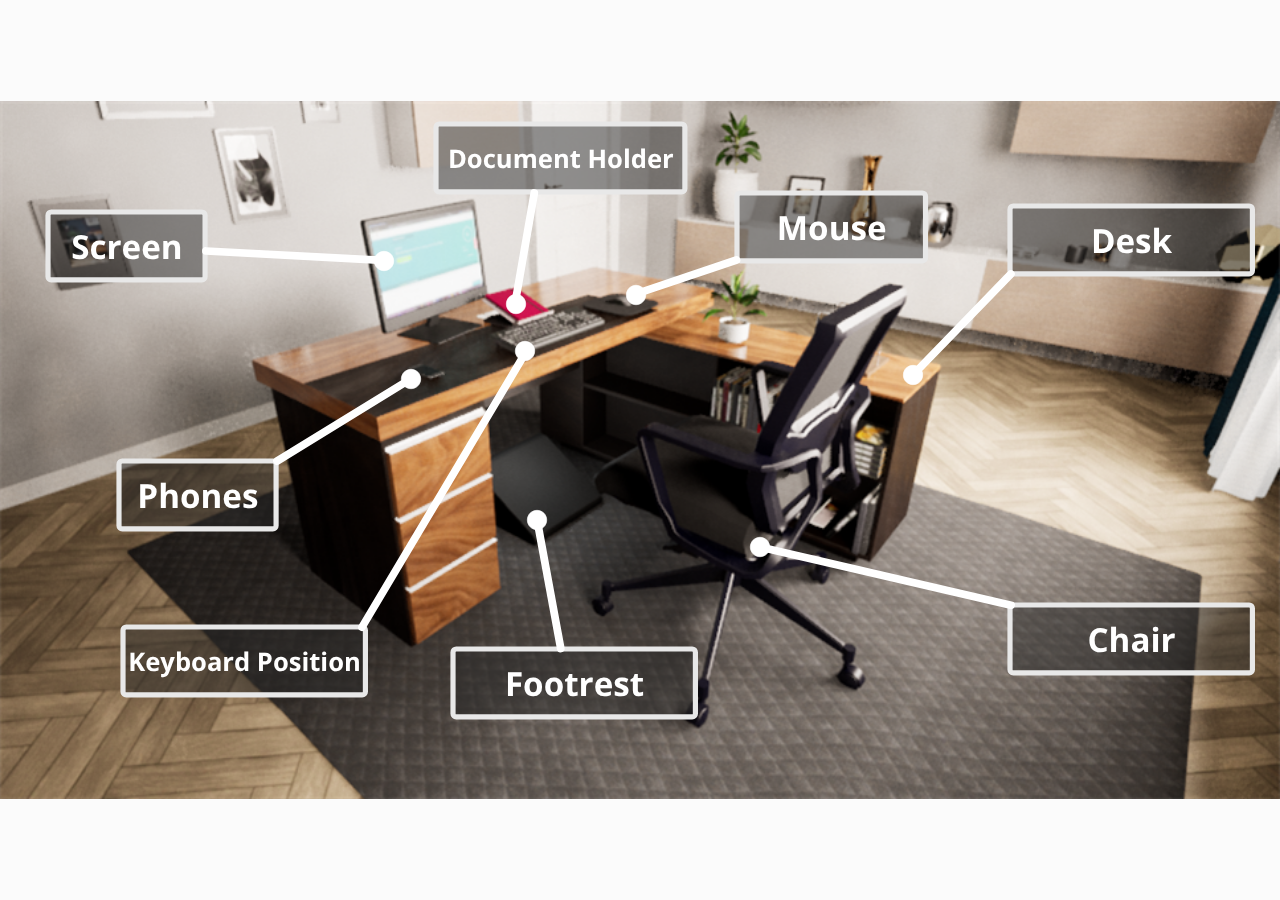
<file: index.html>
<!DOCTYPE html>
<html lang="en-US">
<head>
  <meta charset="utf-8">
  <!-- Created using Storyline 360 - http://www.articulate.com  -->
  <!-- version: 3.45.23393.0 -->
  <title>Ergonomics_UpdatedButtons</title>
  <meta http-equiv="x-ua-compatible" content="IE=edge" />
  <meta name="viewport" content="width=device-width, initial-scale=1.0, user-scalable=no, shrink-to-fit=no, minimal-ui" />
  <meta name="apple-mobile-web-app-capable" content="yes" />
  <style>
    html, body { height: 100%; padding: 0; margin: 0 }
    #app { height: 100%; width: 100%; }
  </style>
  
  <script>window.THREE = { };</script>
</head>
<body style="background: #FBFBFB" class="cs-HTML theme-unified">
  <!-- 360 -->
  <script>!function(e){function n(e,i){return e.test(i)}function i(e){var i=e||navigator.userAgent,o=i.split("[FBAN");if(void 0!==o[1]&&(i=o[0]),this.apple={phone:n(t,i),ipod:n(d,i),tablet:!n(t,i)&&n(s,i),device:n(t,i)||n(d,i)||n(s,i)},this.amazon={phone:n(h,i),tablet:!n(h,i)&&n(a,i),device:n(h,i)||n(a,i)},this.android={phone:n(h,i)||n(b,i),tablet:!n(h,i)&&!n(b,i)&&(n(a,i)||n(r,i)),device:n(h,i)||n(a,i)||n(b,i)||n(r,i)},this.windows={phone:n(l,i),tablet:n(p,i),device:n(l,i)||n(p,i)},this.other={blackberry:n(f,i),blackberry10:n(u,i),opera:n(c,i),firefox:n(A,i),chrome:n(w,i),device:n(f,i)||n(u,i)||n(c,i)||n(A,i)||n(w,i)},this.seven_inch=n(v,i),this.any=this.apple.device||this.android.device||this.windows.device||this.other.device||this.seven_inch,this.phone=this.apple.phone||this.android.phone||this.windows.phone,this.tablet=this.apple.tablet||this.android.tablet||this.windows.tablet,"undefined"==typeof window)return this}function o(){var e=new i;return e.Class=i,e}var t=/iPhone/i,d=/iPod/i,s=/iPad/i,b=/(?=.*\bAndroid\b)(?=.*\bMobile\b)/i,r=/Android/i,h=/(?=.*\bAndroid\b)(?=.*\bSD4930UR\b)/i,a=/(?=.*\bAndroid\b)(?=.*\b(?:KFOT|KFTT|KFJWI|KFJWA|KFSOWI|KFTHWI|KFTHWA|KFAPWI|KFAPWA|KFARWI|KFASWI|KFSAWI|KFSAWA)\b)/i,l=/IEMobile/i,p=/(?=.*\bWindows\b)(?=.*\bARM\b)/i,f=/BlackBerry/i,u=/BB10/i,c=/Opera Mini/i,w=/(CriOS|Chrome)(?=.*\bMobile\b)/i,A=/(?=.*\bFirefox\b)(?=.*\bMobile\b)/i,v=new RegExp("(?:Nexus 7|BNTV250|Kindle Fire|Silk|GT-P1000)","i");"undefined"!=typeof module&&module.exports&&"undefined"==typeof window?module.exports=i:"undefined"!=typeof module&&module.exports&&"undefined"!=typeof window?module.exports=o():"function"==typeof define&&define.amd?define("isMobile",[],e.isMobile=o()):e.isMobile=o()}(this);
    window.isMobile.apple.tablet = window.isMobile.apple.tablet ||
      (navigator.platform === 'MacIntel' && navigator.maxTouchPoints > 1);
    window.isMobile.apple.device = window.isMobile.apple.device || window.isMobile.apple.tablet;
    window.isMobile.tablet = window.isMobile.tablet || window.isMobile.apple.tablet;
    window.isMobile.any = window.isMobile.any || window.isMobile.apple.tablet;
  </script>

  <div id="focus-sink" aria-hidden="true" tabIndex="-1"></div>

  <div id="preso"></div>
  <script>
    window.DS = {};
    window.globals = {
      DATA_PATH_BASE: '',
      HAS_FRAME: true,
      HAS_SLIDE: true,

      lmsPresent: false,
      tinCanPresent: false,
      cmi5Present: false,
      aoSupport: false,
      scale: 'noscale',
      captureRc: false,
      browserSize: 'optimal',
      bgColor: '#FBFBFB',
      features: 'MultipleQuizTracking',
      themeName: 'unified',
      preloaderColor: '#8C8C8C',
      suppressAnalytics: false,
      productChannel: 'stable',
      publishSource: 'storyline',
      aid: 'aid|1981f0d1-5d42-408e-9828-21afede5e9bc',
      cid: '1e27e7cb-bc6e-495b-96c3-03cb5de78c3d',
      playerVersion: '3.45.23393.0',
      maxIosVideoElements: 5,

      
      parseParams: function(qs) {
        if (window.globals.parsedParams != null) {
          return window.globals.parsedParams;
        }
        qs = (qs || window.location.search.substr(1)).split('+').join(' ');
        var params = {},
            tokens,
            re = /[?&]?([^=]+)=([^&]*)/g;

        while (tokens = re.exec(qs)) {
          params[decodeURIComponent(tokens[1]).trim()] =
            decodeURIComponent(tokens[2]).trim();
        }
        window.globals.parsedParams = params;
        return params;
      }

    };

    (function() {

      var classTypes = [ 'desktop', 'mobile', 'phone', 'tablet' ];

      var addDeviceClasses = function(prefix, testObj) {
        var curr, i;
        for (i = 0; i < classTypes.length; i++) {
          curr = classTypes[i];
          if (testObj[curr]) {
            document.body.classList.add(prefix + curr);
          }
        }
      };

      var params = window.globals.parseParams(),
          isDevicePreview = params.devicepreview === '1',
          isPhoneOverride = params.deviceType === 'phone' || (isDevicePreview && params.phone == '1'),
          isTabletOverride = (params.deviceType === 'tablet' || isDevicePreview) && !isPhoneOverride,
          isMobileOverride = isPhoneOverride || isTabletOverride;

      var deviceView = {
        desktop: !window.isMobile.any && !isMobileOverride,
        mobile: window.isMobile.any || isMobileOverride,
        phone: isPhoneOverride || (window.isMobile.phone && !isTabletOverride),
        tablet: isTabletOverride || window.isMobile.tablet
      };

      window.globals.deviceView = deviceView;
      window.isMobile.desktop = !window.isMobile.any;
      window.isMobile.mobile = window.isMobile.any;

      addDeviceClasses('view-', deviceView);

    })();
  </script>
  
  <script src='story_content/user.js' type=text/javascript></script>
  <div class="slide-loader"></div>

  <script type="text/javascript">
    var doc = document, loader = doc.body.querySelector('.slide-loader'); [ 1, 2, 3 ].forEach(function(n) { var d = doc.createElement('div'); d.style.backgroundColor = window.globals.preloaderColor; d.classList.add('mobile-loader-dot'); d.classList.add('dot' + n); loader.appendChild(d); });
  </script>

  <div class="mobile-load-title-overlay" style="display: none">
    <div class="mobile-load-title">Ergonomics_UpdatedButtons</div>
  </div>

  <div class="mobile-chrome-warning"></div>

  <script>
    
    if (window.autoSpider && window.vInterfaceObject) {
      document.querySelector('.mobile-load-title-overlay').style.display = 'none';
    }
  </script>

  

  <link rel="stylesheet" href="html5/data/css/output.min.css" data-noprefix />
</body>
<script src="html5/lib/scripts/ds-bootstrap.min.js"></script>
</html>
</file>
<file: html5/data/css/output.min.css>
@font-face {
  font-family: 'Open SansBold CharsBoldDA16A7A0';
  src: url('[data-uri]');
  font-style: normal;
  font-weight: normal;
}
@font-face {
  font-family: 'Arial Charset1_ 5XON6Yq04356618';
  src: url('[data-uri]');
  font-style: normal;
  font-weight: normal;
}
@font-face {
  font-family: 'Open Sans Charset1_ 6W12D325BF9';
  src: url('[data-uri]');
  font-style: normal;
  font-weight: normal;
}
.cs-HTML {
  background: rgba(251, 251, 251, 1);
}
.cs-pxabnsnfns00000000001 .cs-infopanel  {
  box-shadow: 0 1px 0 rgba(0, 0, 0, 0);
  background: rgba(255, 255, 255, 1);
}
.cs-pxabnsnfns00000000001 .cs-infopanel .cs-link {
  color: rgba(125, 125, 125, 1);
}
.cs-pxabnsnfns00000000001 .cs-infopanel .cs-link:hover {
  color: rgba(255, 255, 255, 1);
}
.cs-pxabnsnfns00000000001 .cs-infopanel .cs-name {
  color: rgba(68, 68, 68, 1);
}
.cs-pxabnsnfns00000000001 .cs-infopanel .cs-title {
  color: rgba(153, 153, 153, 1);
}
.cs-pxabnsnfns00000000001 .cs-infopanelpopup  {
  box-shadow: 0 1px 0 rgba(0, 0, 0, 0);
  background: rgba(0, 0, 0, 0);
}
.cs-pxabnsnfns00000000001 .cs-infopanelpopup .cs-link {
  color: rgba(255, 0, 0, 1);
}
.cs-pxabnsnfns00000000001 .cs-infopanelpopup .cs-link:hover {
  color: rgba(255, 255, 255, 1);
}
.cs-pxabnsnfns00000000001 .cs-infopanelpopup .cs-name {
  color: rgba(255, 255, 255, 1);
}
.cs-pxabnsnfns00000000001 .cs-infopanelpopup .cs-bio {
  color: rgba(125, 125, 125, 1);
}
.cs-pxabnsnfns00000000001 .cs-timer  {
  color: rgba(125, 125, 125, 1);
}
.cs-pxabnsnfns00000000001 .cs-duration stop:first-child {
  stop-color: rgba(220, 220, 220, 1);
}
.cs-pxabnsnfns00000000001 .cs-duration stop:last-child {
  stop-color: rgba(220, 220, 220, 1);
}
.cs-pxabnsnfns00000000001 .cs-elapsed stop:first-child {
  stop-color: rgba(254, 227, 71, 1);
}
.cs-pxabnsnfns00000000001 .cs-elapsed stop:last-child {
  stop-color: rgba(254, 227, 71, 1);
}
.cs-pxabnsnfns00000000001 .cs-timer .cs-pie .cs-innerstroke {
  stroke: rgba(199, 199, 199, 1);
}
.cs-pxabnsnfns00000000001 .cs-timer .cs-pie .cs-innerborder {
  stroke: rgba(255, 255, 255, 1);
}
.cs-pxabnsnfns00000000001 .cs-window  {
  box-shadow: 0 8px 5px rgba(0, 0, 0, 0.2);
  border-color: rgba(49, 99, 0, 1);
  background: rgba(255, 255, 255, 1);
  color: rgba(255, 255, 255, 1);
}
.cs-pxabnsnfns00000000001 .cs-window .cs-diva {
  border-color: rgba(0, 0, 0, 0);
}
.cs-pxabnsnfns00000000001 .cs-window .cs-divb {
  border-color: rgba(0, 0, 0, 0);
}
.cs-pxabnsnfns00000000001 .cs-editor .cs-editor-slide {
  color: rgba(255, 255, 255, 1);
}
.cs-pxabnsnfns00000000001 .cs-editor .cs-editor-html {
  color: rgba(84, 84, 84, 1);
}
.cs-pxabnsnfns00000000001 .cs-editor .cs-editor-button {
  text-shadow: 0 1px 0 rgba(0, 0, 0, 0);
  color: rgba(255, 255, 255, 1);
  border-color: rgba(33, 68, 0, 1);
  background: rgba(60, 124, 0, 1);
}
.cs-pxabnsnfns00000000001 .cs-editor .cs-editor-button:hover {
  background: rgba(66, 142, 0, 1);
}
.cs-pxabnsnfns00000000001 .cs-editor .cs-editor-button:active {
  background: rgba(46, 93, 0, 1);
}
.cs-pxabnsnfns00000000001 .cs-listitem  {
  color: rgba(131, 130, 130, 1);
  border-color: rgba(0, 0, 0, 0);
}
.cs-pxabnsnfns00000000001 .cs-listitem.cs-viewed {
  color: rgba(170, 170, 170, 1);
}
.cs-pxabnsnfns00000000001 .cs-listitem.cs-selected {
  color: rgba(91, 98, 100, 1);
  background: rgba(234, 234, 234, 1);
}
.cs-pxabnsnfns00000000001 .cs-listitem.cs-selected:hover {
  background: rgba(234, 234, 234, 1);
}
.cs-pxabnsnfns00000000001 .cs-listitem.cs-selected.hover {
  background: rgba(234, 234, 234, 1);
}
.cs-pxabnsnfns00000000001 .cs-listitem.cs-selected:focus {
  background: rgba(234, 234, 234, 1);
}
.cs-pxabnsnfns00000000001 .cs-listitem .cs-icon-carrot {
  fill: rgba(131, 130, 130, 1);
}
.cs-pxabnsnfns00000000001 .cs-listitem .cs-icon-carrot .cs-shadow {
  fill: rgba(0, 0, 0, 0);
}
.cs-pxabnsnfns00000000001 .cs-listitem:hover {
  background: rgba(232, 232, 232, 1);
}
.cs-pxabnsnfns00000000001 .cs-listitem.hover {
  background: rgba(232, 232, 232, 1);
}
.cs-pxabnsnfns00000000001 .cs-listitem:focus {
  background: rgba(232, 232, 232, 1);
}
.cs-pxabnsnfns00000000001 .cs-glossary  {
  color: rgba(131, 130, 130, 1);
}
.cs-pxabnsnfns00000000001 .cs-glossary .cs-scrolling-panel {
  background: rgba(0, 0, 0, 0);
}
.cs-pxabnsnfns00000000001 .cs-glossary .cs-term.cs-selected .cs-choice-list-trigger {
  color: rgba(255, 255, 255, 1);
  background: rgba(255, 255, 255, 1);
}
.cs-pxabnsnfns00000000001 .cs-glossary .cs-term.cs-selected .cs-choice-list-trigger:focus {
  color: rgba(255, 255, 255, 1);
  background: rgba(255, 255, 255, 1);
}
.cs-pxabnsnfns00000000001 .cs-glossary .cs-term:hover .cs-choice-list-trigger {
  background: rgba(140, 140, 140, 1);
}
.cs-pxabnsnfns00000000001 .cs-glossary .cs-term.hover .cs-choice-list-trigger {
  background: rgba(140, 140, 140, 1);
}
.cs-pxabnsnfns00000000001 .cs-glossary .cs-term .cs-choice-list-trigger:focus {
  background: rgba(140, 140, 140, 1);
}
.cs-pxabnsnfns00000000001 .cs-glossary .cs-diva {
  border-color: rgba(0, 0, 0, 0);
}
.cs-pxabnsnfns00000000001 .cs-glossary .cs-divb {
  border-color: rgba(0, 0, 0, 0);
}
.cs-pxabnsnfns00000000001 .cs-glossary .cs-divc {
  border-color: rgba(0, 0, 0, 0);
}
.cs-pxabnsnfns00000000001 .cs-glossary .cs-heading {
  color: rgba(44, 47, 48, 1);
}
.cs-pxabnsnfns00000000001 .cs-resource .cs-separator {
  border-color: rgba(0, 0, 0, 0);
}
.cs-pxabnsnfns00000000001 .cs-outline  {
  color: rgba(45, 45, 45, 1);
}
.cs-pxabnsnfns00000000001 .cs-outline .cs-diva {
  border-color: rgba(0, 0, 0, 0);
}
.cs-pxabnsnfns00000000001 .cs-outline .cs-divb {
  border-color: rgba(0, 0, 0, 0);
}
.cs-pxabnsnfns00000000001 .cs-outline .cs-divc {
  border-color: rgba(0, 0, 0, 0);
}
.cs-pxabnsnfns00000000001 .cs-outline .cs-search-filter:hover {
  color: rgba(0, 0, 0, 0);
}
.cs-pxabnsnfns00000000001 .cs-outline .cs-search-filter.hover {
  color: rgba(0, 0, 0, 0);
}
.cs-pxabnsnfns00000000001 .cs-transcript  {
  color: rgba(255, 255, 255, 1);
}
.cs-pxabnsnfns00000000001 .cs-transcript .cs-div {
  border-color: rgba(0, 0, 0, 0);
}
.cs-pxabnsnfns00000000001 .cs-tabs:not(.topmenu-item) {
  color: rgba(125, 125, 125, 1);
}
.cs-pxabnsnfns00000000001 .cs-tabs .cs-inner-button:not(.topmenu-item) {
  text-shadow: 0 1px 0 rgba(0, 0, 0, 0);
}
.cs-pxabnsnfns00000000001 .cs-tabs:hover:not(.topmenu-item) {
  color: rgba(39, 43, 44, 1);
}
.cs-pxabnsnfns00000000001 .cs-tabs.cs-selected {
  background: rgba(0, 0, 0, 0);
  color: rgba(39, 43, 44, 1);
}
.cs-pxabnsnfns00000000001 .cs-seekcontrol  {
  background: rgba(0, 0, 0, 0);
  border-color: rgba(0, 0, 0, 0);
}
.cs-pxabnsnfns00000000001 .cs-seekcontrol .cs-button:hover .cs-icon {
  fill: rgba(255, 255, 255, 1);
}
.cs-pxabnsnfns00000000001 .cs-seekcontrol .cs-button.hover .cs-icon {
  fill: rgba(255, 255, 255, 1);
}
.cs-pxabnsnfns00000000001 .cs-seekcontrol .cs-button .cs-icon-shadow {
  fill: rgba(0, 0, 0, 0);
}
.cs-pxabnsnfns00000000001 .cs-seekcontrol .cs-button .cs-icon {
  fill: rgba(140, 140, 140, 1);
}
.cs-pxabnsnfns00000000001 .cs-seekcontrol .cs-seek .cs-fill {
  background: rgba(255, 255, 255, 0.5);
}
.cs-pxabnsnfns00000000001 .cs-seekcontrol .cs-seek {
  background: rgba(220, 220, 220, 1);
  border-color: rgba(0, 0, 0, 0);
}
.cs-pxabnsnfns00000000001 .cs-searchinput .cs-input {
  color: rgba(142, 142, 142, 1);
  border-color: rgba(0, 0, 0, 0);
  background: rgba(234, 234, 234, 1);
}
.cs-pxabnsnfns00000000001 .cs-searchinput .cs-input:focus {
  color: rgba(44, 47, 48, 1);
  background: rgba(41, 41, 41, 1);
}
.cs-pxabnsnfns00000000001 .cs-searchinput .cs-input:hover {
  box-shadow: inset 0 0 1px 0 rgba(69, 126, 19, 0);
}
.cs-pxabnsnfns00000000001 .cs-searchinput .cs-input.hover {
  box-shadow: inset 0 0 1px 0 rgba(69, 126, 19, 0);
}
.cs-pxabnsnfns00000000001 .cs-searchinput .cs-button .cs-icon {
  fill: rgba(63, 69, 72, 1);
}
.cs-pxabnsnfns00000000001 .cs-searchinput .cs-button:hover {
  fill: rgba(63, 133, 0, 1);
}
.cs-pxabnsnfns00000000001 .cs-searchinput .cs-button.hover {
  fill: rgba(63, 133, 0, 1);
}
.cs-pxabnsnfns00000000001 .cs-menu  {
  box-shadow: 0 1px 0 rgba(0, 0, 0, 0);
  background: rgba(251, 251, 251, 1);
}
.cs-pxabnsnfns00000000001 .cs-topmenu-item.active .cs-tab {
  background: rgba(251, 251, 251, 1);
}
.cs-pxabnsnfns00000000001 .cs-logo  {
  box-shadow: 0 1px 0 rgba(37, 75, 0, 1);
  background: rgba(255, 255, 255, 1);
}
.cs-pxabnsnfns00000000001 .cs-checkbox  {
  color: rgba(255, 255, 255, 1);
}
.cs-pxabnsnfns00000000001 .cs-checkbox:hover {
  border-color: rgba(175, 221, 130, 1);
}
.cs-pxabnsnfns00000000001 .cs-checkbox.hover {
  border-color: rgba(175, 221, 130, 1);
}
.cs-pxabnsnfns00000000001 .cs-checkbox .cs-box {
  color: rgba(255, 255, 255, 1);
  border-color: rgba(42, 83, 0, 1);
}
.cs-pxabnsnfns00000000001 .cs-checkbox .cs-box:checked::after {
  color: rgba(43, 196, 0, 1);
}
.cs-pxabnsnfns00000000001 .cs-button  {
  text-shadow: 0 1px 0 rgba(0, 0, 0, 0);
  color: rgba(125, 125, 125, 1);
  border-color: rgba(0, 0, 0, 0);
  background: rgba(0, 0, 0, 0);
  box-shadow: 0 1px 0 rgba(0, 0, 0, 0);
}
.cs-pxabnsnfns00000000001 .cs-button .cs-icon {
  fill: rgba(125, 125, 125, 1);
}
.cs-pxabnsnfns00000000001 .cs-button .cs-icon-shadow {
  fill: rgba(0, 0, 0, 0);
}
.cs-pxabnsnfns00000000001 .cs-button:hover {
  background: rgba(39, 43, 44, 1);
}
.cs-pxabnsnfns00000000001 .cs-button.hover {
  background: rgba(39, 43, 44, 1);
}
.cs-pxabnsnfns00000000001 .cs-button:active {
  background: rgba(0, 0, 0, 0);
}
.cs-pxabnsnfns00000000001 .cs-button.cs-disabled:hover {
  background: rgba(0, 0, 0, 0);
}
.cs-pxabnsnfns00000000001 .cs-button.cs-disabled.hover {
  background: rgba(0, 0, 0, 0);
}
.cs-pxabnsnfns00000000001 .cs-button.cs-disabled:active {
  background: rgba(0, 0, 0, 0);
}
.cs-pxabnsnfns00000000001 .cs-button.cs-volume:hover {
  background: rgba(0, 0, 0, 0);
}
.cs-pxabnsnfns00000000001 .cs-button.cs-volume.hover {
  background: rgba(0, 0, 0, 0);
}
.cs-pxabnsnfns00000000001 .cs-button.cs-volume:active {
  background: rgba(0, 0, 0, 0);
}
.cs-pxabnsnfns00000000001.cs-base  {
  color: rgba(125, 125, 125, 1);
  border-color: rgba(0, 0, 0, 0);
  background: rgba(251, 251, 251, 1);
}
.cs-pxabnsnfns00000000001.cs-base .cs-separator .cs-diva {
  background: rgba(85, 85, 85, 1);
}
.cs-pxabnsnfns00000000001.cs-base .cs-separator .cs-divb {
  background: rgba(0, 0, 0, 0);
}
.cs-pxabnsnfns00000000001.cs-base .cs-topmenu-item.active .cs-tab {
  border-color: rgba(85, 85, 85, 1);
}
.cs-pxabnsnfns00000000001.cs-base .cs-topmenu-item.active .cs-panel {
  border-color: rgba(85, 85, 85, 1);
}
.cs-pxabnsnfns00000000001.cs-base .cs-left {
  background: rgba(247, 247, 247, 1);
}
.cs-pxabnsnfns00000000001.cs-base .cs-area-primary .cs-slide-container {
  background: rgba(255, 255, 255, 1);
}
.cs-pxabnsnfns00000000001.cs-base.cs-custom-theme .cs-brandhighlight-bg {
  background: rgba(79, 129, 189, 1) !important;
}
.cs-pxabnsnfns00000000001.cs-base.cs-custom-theme .cs-brandhighlight-border {
  border-color: rgba(79, 129, 189, 1) !important;
}
.cs-pxabnsnfns00000000001.cs-base.cs-custom-theme .cs-brandhighlight-text {
  color: rgba(79, 129, 189, 1) !important;
}
.cs-pxabnsnfns00000000001.cs-base.cs-custom-theme .cs-brandhighlight-fill {
  fill: rgba(79, 129, 189, 1) !important;
}
.cs-pxabnsnfns00000000001.cs-base.cs-custom-theme .cs-listitem.cs-selected {
  color: rgba(79, 129, 189, 1) !important;
}
.cs-pxabnsnfns00000000001 .cs-volume::-moz-range-thumb {
  border-color: rgba(43, 85, 0, 1);
  box-shadow: inset 0 0 1px 0 rgba(43, 85, 0, 1);
  background: rgba(255, 255, 255, 1);
}
.cs-pxabnsnfns00000000001 .cs-volume::-ms-thumb {
  border-color: rgba(43, 85, 0, 1);
  box-shadow: inset 0 0 1px 0 rgba(43, 85, 0, 1);
  background: rgba(255, 255, 255, 1);
}
.cs-pxabnsnfns00000000001 .cs-volume::-webkit-slider-thumb {
  border-color: rgba(43, 85, 0, 1);
  box-shadow: inset 0 0 1px 0 rgba(43, 85, 0, 1);
  background: rgba(255, 255, 255, 1);
}
.cs-pxabnsnfns00000000001 .cs-volume::-moz-range-track {
  border-color: rgba(66, 140, 1, 1);
  background: rgba(220, 220, 220, 1);
}
.cs-pxabnsnfns00000000001 .cs-volume::-ms-track {
  border-color: rgba(66, 140, 1, 1);
  background: rgba(220, 220, 220, 1);
}
.cs-pxabnsnfns00000000001 .cs-volume::-webkit-slider-runnable-track {
  border-color: rgba(66, 140, 1, 1);
  background: rgba(220, 220, 220, 1);
}
body.show-focus .tab-focus-box {
  border-color: rgba(255, 255, 0, 1);
}
.skipnav {
  border-color: rgba(255, 255, 0, 1);
}
.cs-pxabnsnfns00000000001 .cs-listitem:hover {
  color: #5B6264;
}
.cs-pxabnsnfns00000000001 .cs-listitem.hover {
  color: #5B6264;
}
.cs-listitem.cs-viewed .cs-icon-carrot * {
  fill: #AAAAAA;
}
.cs-pxabnsnfns00000000001 .cs-listitem:hover .cs-icon-carrot * {
  fill: #5B6264;
}
.cs-pxabnsnfns00000000001 .cs-listitem.hover .cs-icon-carrot * {
  fill: #5B6264;
}
.cs-pxabnsnfns00000000001 .is-scene:not(.outline-links-collapse) > a {
  color: #2C2F30;
}
.cs-pxabnsnfns00000000001 .is-scene:not(.outline-links-collapse) .cs-icon-carrot * {
  fill: #5B6264 !important;
}
.cs-pxabnsnfns00000000001 .tabs, .cs-pxabnsnfns00000000001 .cs-logo {
  border-bottom: 1px solid #DFDFDF;
}
.cs-pxabnsnfns00000000001 .area-secondary-wrapper:after {
  background-image: url('[data-uri]');
  background-size: 100%;
}
.cs-pxabnsnfns00000000001 .panel-footer {
  background: #F7F7F7;
}
.cs-pxabnsnfns00000000001 #outline-search {
  background: #EAEAEA;
}
.cs-pxabnsnfns00000000001 .topmenu-panel #outline-search {
  background: #EAEAEA;
}
.cs-pxabnsnfns00000000001 .search-icon circle, .cs-pxabnsnfns00000000001 .search-icon path {
  stroke: #3F4548;
}
.cs-pxabnsnfns00000000001 #outline-search input[type   =search] {
  color: #2C2F30;
}
.cs-pxabnsnfns00000000001 #outline-search ::-webkit-input-placeholder {
  color: #8E8E8E !important;
}
.cs-pxabnsnfns00000000001 #outline-search :-ms-input-placeholder {
  color: #8E8E8E !important;
}
.cs-pxabnsnfns00000000001 #outline-search ::-moz-placeholder {
  color: #8E8E8E !important;
  opacity: 1;
}
.cs-pxabnsnfns00000000001 .cs-topmenu-item.active, body:not(.is-touchable-tablet) .cs-pxabnsnfns00000000001 .cs-topmenu-item:hover {
  color: #272B2C;
}
.cs-pxabnsnfns00000000001 .cs-topmenu-item.button-tapped {
  color: #272B2C;
}
.cs-pxabnsnfns00000000001 .cs-topmenu-item.active .cs-tab, .cs-pxabnsnfns00000000001 .cs-topmenu-item .cs-tab {
  background: transparent !important;
  border: none !important;
}
.cs-pxabnsnfns00000000001 .top-tabs-drop-icon div {
  background: #7D7D7D;
}
.cs-pxabnsnfns00000000001 .cs-panel.topmenu-panel .panel-content, .cs-pxabnsnfns00000000001 .top-tabs-drop {
  background: #FAFAFA;
}
.cs-pxabnsnfns00000000001 .cs-topmenu-item.active .cs-panel {
  background: #FAFAFA;
}
.cs-pxabnsnfns00000000001 .cs-menu.topmenu-panel, .cs-pxabnsnfns00000000001 .top-tabs-drop {
  box-shadow: 0px 0px 25px rgba(0, 0, 0, 0.2) !important;
}
.cs-pxabnsnfns00000000001 .topmenu-item.active:after, .cs-pxabnsnfns00000000001 .open.top-tabs-drop-icon:after, .cs-pxabnsnfns00000000001 .volume .btn:after {
  background-image: url('[data-uri]');
}
.cs-pxabnsnfns00000000001 .resources .resources-list a:hover {
  background: #E8E8E8;
}
body:not(.is-touchable-tablet) .cs-pxabnsnfns00000000001 .resources .resources-list a:hover {
  background: #E8E8E8;
}
.cs-pxabnsnfns00000000001 .resources .resources-list a.hover {
  background: #E8E8E8;
}
body:not(.is-touchable-tablet) .cs-pxabnsnfns00000000001 .resources .resources-list a.hover {
  background: #E8E8E8;
}
.cs-pxabnsnfns00000000001 .resources .resources-list a.button-tapped {
  background: #E8E8E8;
}
.cs-pxabnsnfns00000000001 .cs-icon path, .cs-pxabnsnfns00000000001 .cs-icon rect, .cs-pxabnsnfns00000000001 .cs-icon polygon, .cs-pxabnsnfns00000000001 .menu-icon-wrapper.menu-icon-wrapper-hover path {
  fill: #7D7D7D;
}
.cs-pxabnsnfns00000000001 .cs-icon .icon-stroke-only {
  fill: none !important;
  stroke: #7D7D7D !important;
}
body:not(.is-touchable-tablet) .cs-pxabnsnfns00000000001 .cs-button:hover .cs-icon path, body:not(.is-touchable-tablet) .cs-pxabnsnfns00000000001 .cs-button:hover .cs-icon rect, body:not(.is-touchable-tablet) .cs-pxabnsnfns00000000001 .cs-button:hover .cs-icon polygon {
  fill: #272B2C;
}
.cs-pxabnsnfns00000000001 .cs-button.button-tapped .cs-icon path, .cs-pxabnsnfns00000000001 .cs-button.button-tapped .cs-icon rect, .cs-pxabnsnfns00000000001 .cs-button.button-tapped .cs-icon polygon {
  fill: #272B2C;
}
body:not(.is-touchable-tablet) .cs-pxabnsnfns00000000001 .cs-button:hover .cs-icon .icon-stroke-only {
  fill: none !important;
  stroke: #272B2C !important;
}
.cs-pxabnsnfns00000000001 .cs-button:button-tapped .cs-icon .icon-stroke-only {
  fill: none !important;
  stroke: #272B2C !important;
}
.cs-pxabnsnfns00000000001 .menu-icon-wrapper.menu-icon-wrapper-hover svg path {
  fill: #272B2C;
}
.cs-pxabnsnfns00000000001 .volume .btn:before {
  background: #FAFAFA;
}
.cs-pxabnsnfns00000000001 .volume-track {
  background: #DCDCDC;
}
.cs-pxabnsnfns00000000001 .volume-icon circle {
  stroke: #7D7D7D;
}
.cs-pxabnsnfns00000000001 .volume .btn:before {
  box-shadow: 0px 0px 30px rgba(0, 0, 0, 0.2) !important;
}
.cs-pxabnsnfns00000000001 .cs-panel .scrollarea-btn:after {
  background: #C4C4C4;
}
.scrollarea-scrollbar:hover .scrollarea-btn:after, .scrollarea-scrollbar.highlight-scrollbar .scrollarea-btn:after {
  background: #ADADAD;
}
.floating-sidebar .sidebar-overlay {
  background: rgba(0, 0, 0, 0.3);
}
.cs-pxabnsnfns00000000001 .overlay-message {
  background: rgba(0, 0, 0, 0.3);
}
.cs-pxabnsnfns00000000001 .top-ui-bg, .cs-pxabnsnfns00000000001 .bottom-ui-bg, .cs-pxabnsnfns00000000001 .right-ui-bg, .cs-pxabnsnfns00000000001 .left-ui-bg {
  background: rgba(255, 255, 255, 0.8);
}
.cs-pxabnsnfns00000000001 .circle-progress-bg {
  fill: #FBFBFB;
}
.cs-pxabnsnfns00000000001 .circle-progress-well {
  fill: #DCDCDC;
}
.cs-pxabnsnfns00000000001 .lightbox .option-pane {
  background: rgba(251, 251, 251, 0.8);
}
.cs-pxabnsnfns00000000001 .lightbox .option-pane:before {
  background: #FBFBFB;
}
.cs-pxabnsnfns00000000001 .message-window {
  background: #FBFBFB;
}
.cs-pxabnsnfns00000000001 .message-window-header p, .cs-pxabnsnfns00000000001 .message-window-text {
  color: #7D7D7D;
}
.cs-pxabnsnfns00000000001 .message-window-header p {
  border-bottom: 1px solid #DFDFDF;
}
.cs-pxabnsnfns00000000001 .message-window button.slide-object-button {
  border: 1px solid #7D7D7D !important;
}
.cs-pxabnsnfns00000000001 .message-window button.slide-object-button:hover {
  background: rgba(125, 125, 125, 0.3) !important;
}
.message-window .slide-object-button tspan, .message-window .slide-object-button-text tspan {
  fill: #7D7D7D !important;
}
body:not(.is-touchable-tablet) .cs-pxabnsnfns00000000001 .cs-button:hover .text {
  color: #272B2C;
}
.cs-pxabnsnfns00000000001 .cs-button.button-tapped .text {
  color: #272B2C;
}
.cs-pxabnsnfns00000000001.cs-base {
  background: #FFFFFF;
}
.cs-pxabnsnfns00000000001 .cs-menu {
  background: transparent;
}
.cs-pxabnsnfns00000000001 .progress-bar .progress-bar-fill:after {
  background: #4F81BD !important;
}
.cs-pxabnsnfns00000000001 .volume-dot {
  background: #4F81BD !important;
}
.fn-npnxnanbsnfns00000000001 {
  font-family: 'Open SansD6FFC9F9';
  -webkit-font-variant-ligatures: no-common-ligatures;
  font-variant-ligatures: no-common-ligatures;
}
.fn-pxabnsnfns00000000001 {
  font-family: 'Open SansD6FFC9F9';
  -webkit-font-variant-ligatures: no-common-ligatures;
  font-variant-ligatures: no-common-ligatures;
}
.fn-npxnabnsnfns00000000001 {
  font-family: 'Open SansD6FFC9F9';
  -webkit-font-variant-ligatures: no-common-ligatures;
  font-variant-ligatures: no-common-ligatures;
}
.fn-npnxnanbnsnfns00000000001 {
  font-family: 'Open SansD6FFC9F9';
  -webkit-font-variant-ligatures: no-common-ligatures;
  font-variant-ligatures: no-common-ligatures;
}
.fn-pxabnsnfns00000000000 {
  font-family: 'Open SansD6FFC9F9';
  -webkit-font-variant-ligatures: no-common-ligatures;
  font-variant-ligatures: no-common-ligatures;
}
@font-face {
  font-family: 'Open SansD6FFC9F9';
  src: url('[data-uri]');
  font-style: normal;
  font-weight: bold;
}
@font-face {
  font-family: 'Open SansD6FFC9F9';
  src: url('[data-uri]');
  font-style: normal;
  font-weight: normal;
}
.cs-ExternalInterfaceErrorSlide .cs-buttonOK {
  color: rgba(255, 255, 255, 1);
  border-color: rgba(33, 68, 0, 1);
  background: rgba(60, 124, 0, 1);
  text-shadow: 0 1px 0 rgba(0, 0, 0, 0);
}
.cs-ExternalInterfaceErrorSlide .cs-buttonOK .cs-html {
  color: rgba(84, 84, 84, 1);
}
.cs-ExternalInterfaceErrorSlide .cs-buttonOK .cs-slide {
  border-color: rgba(255, 255, 255, 1);
}
.cs-ExternalInterfaceErrorSlide .cs-buttonOK:hover {
  background: rgba(66, 142, 0, 1);
}
.cs-ExternalInterfaceErrorSlide .cs-buttonOK:active {
  background: rgba(46, 93, 0, 1);
}
.cs-InvalidPromptSlide .cs-6IU3LxxL5YJ-InvalidPromptSlide-btn0 {
  color: rgba(255, 255, 255, 1);
  border-color: rgba(33, 68, 0, 1);
  background: rgba(60, 124, 0, 1);
  text-shadow: 0 1px 0 rgba(0, 0, 0, 0);
}
.cs-InvalidPromptSlide .cs-6IU3LxxL5YJ-InvalidPromptSlide-btn0 .cs-html {
  color: rgba(84, 84, 84, 1);
}
.cs-InvalidPromptSlide .cs-6IU3LxxL5YJ-InvalidPromptSlide-btn0 .cs-slide {
  border-color: rgba(255, 255, 255, 1);
}
.cs-InvalidPromptSlide .cs-6IU3LxxL5YJ-InvalidPromptSlide-btn0:hover {
  background: rgba(66, 142, 0, 1);
}
.cs-InvalidPromptSlide .cs-6IU3LxxL5YJ-InvalidPromptSlide-btn0:active {
  background: rgba(46, 93, 0, 1);
}
.cs-PrintPromptSlide .cs-6IU3LxxL5YJ-PrintPromptSlide-btn0 {
  color: rgba(255, 255, 255, 1);
  border-color: rgba(33, 68, 0, 1);
  background: rgba(60, 124, 0, 1);
  text-shadow: 0 1px 0 rgba(0, 0, 0, 0);
}
.cs-PrintPromptSlide .cs-6IU3LxxL5YJ-PrintPromptSlide-btn0 .cs-html {
  color: rgba(84, 84, 84, 1);
}
.cs-PrintPromptSlide .cs-6IU3LxxL5YJ-PrintPromptSlide-btn0 .cs-slide {
  border-color: rgba(255, 255, 255, 1);
}
.cs-PrintPromptSlide .cs-6IU3LxxL5YJ-PrintPromptSlide-btn0:hover {
  background: rgba(66, 142, 0, 1);
}
.cs-PrintPromptSlide .cs-6IU3LxxL5YJ-PrintPromptSlide-btn0:active {
  background: rgba(46, 93, 0, 1);
}
.cs-ScrollPromptSlide .cs-6IU3LxxL5YJ-ScrollPromptSlide-btn0 {
  color: rgba(255, 255, 255, 1);
  border-color: rgba(33, 68, 0, 1);
  background: rgba(60, 124, 0, 1);
  text-shadow: 0 1px 0 rgba(0, 0, 0, 0);
}
.cs-ScrollPromptSlide .cs-6IU3LxxL5YJ-ScrollPromptSlide-btn0 .cs-html {
  color: rgba(84, 84, 84, 1);
}
.cs-ScrollPromptSlide .cs-6IU3LxxL5YJ-ScrollPromptSlide-btn0 .cs-slide {
  border-color: rgba(255, 255, 255, 1);
}
.cs-ScrollPromptSlide .cs-6IU3LxxL5YJ-ScrollPromptSlide-btn0:hover {
  background: rgba(66, 142, 0, 1);
}
.cs-ScrollPromptSlide .cs-6IU3LxxL5YJ-ScrollPromptSlide-btn0:active {
  background: rgba(46, 93, 0, 1);
}
</file>
